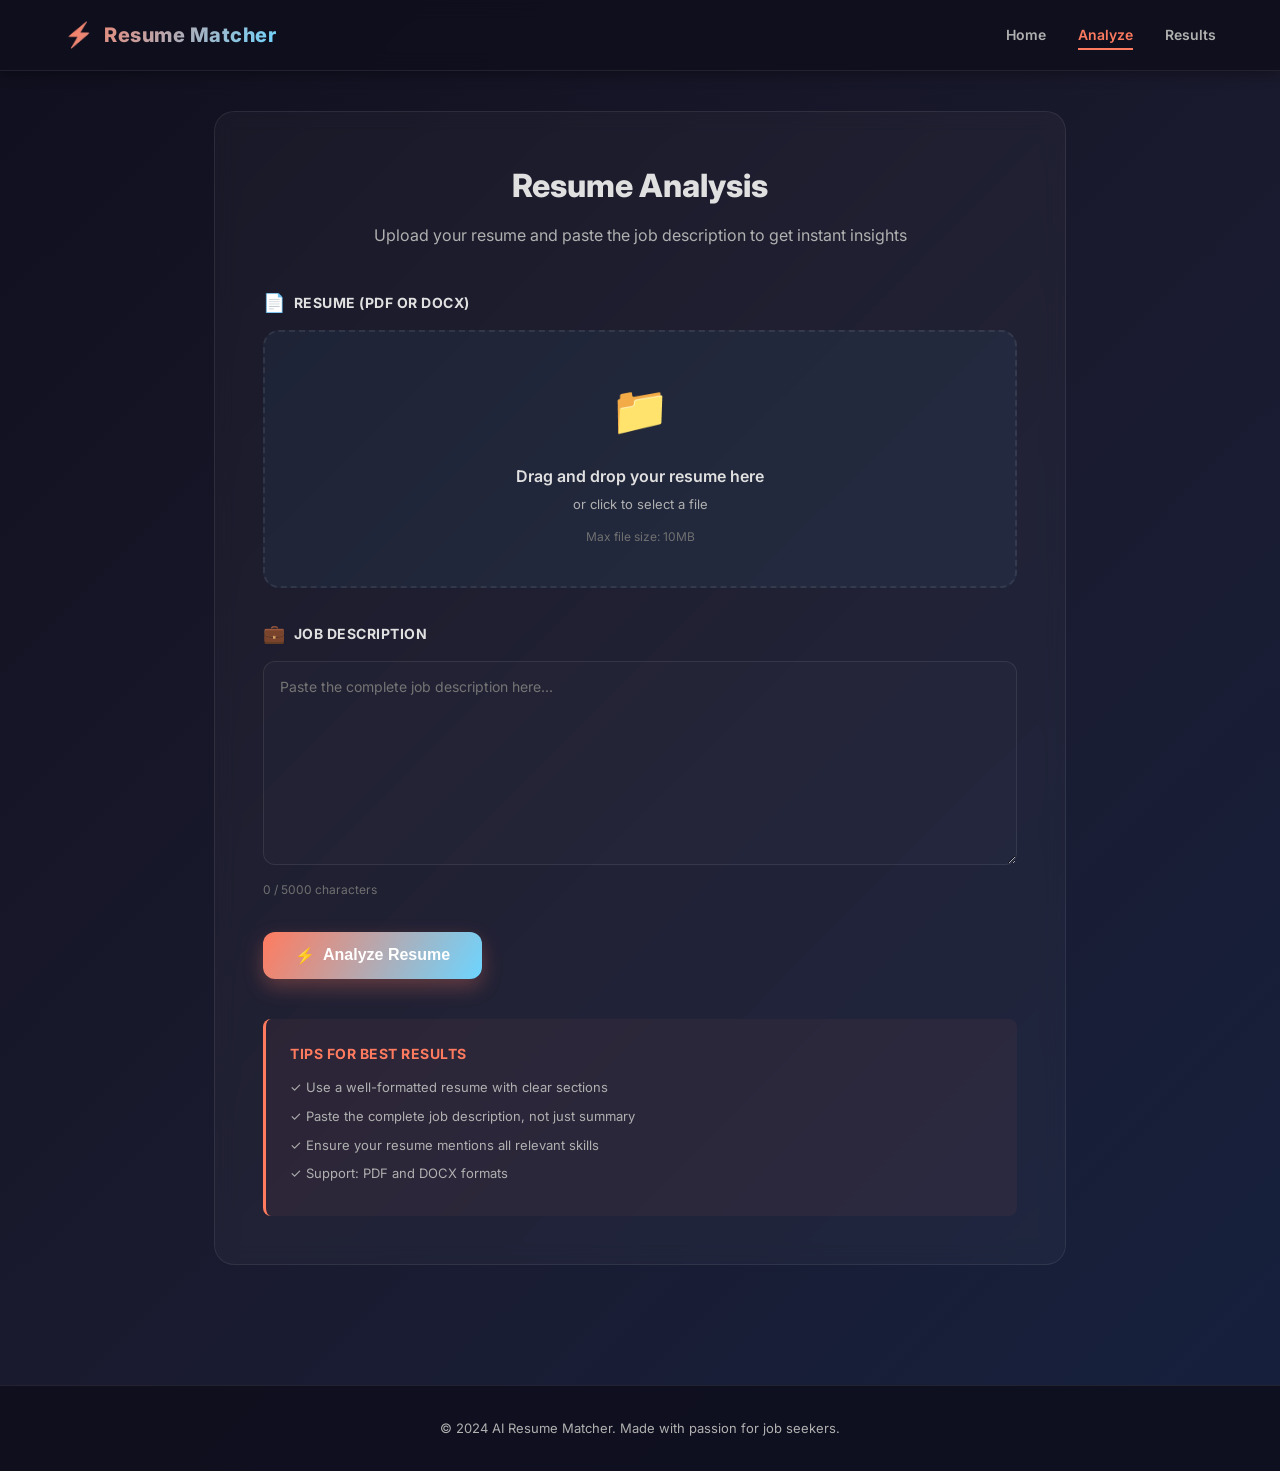
<file: AI-Resume-matcher/frontend/upload.html>
<!DOCTYPE html>
<html lang="en">
<head>
  <meta charset="UTF-8">
  <meta name="viewport" content="width=device-width, initial-scale=1.0">
  <title>Analyze Resume | AI Resume Matcher</title>
  <link rel="stylesheet" href="css/style.css">
  <link rel="stylesheet" href="css/animations.css">
  <link rel="preconnect" href="https://fonts.googleapis.com">
  <link rel="preconnect" href="https://fonts.gstatic.com" crossorigin>
  <link href="https://fonts.googleapis.com/css2?family=Inter:wght@400;500;600;700;800&display=swap" rel="stylesheet">
  <script src="https://cdnjs.cloudflare.com/ajax/libs/gsap/3.12.5/gsap.min.js"></script>
</head>
<body>
  <header class="navbar">
    <div class="navbar-container">
      <div class="logo">
        <span class="logo-icon">⚡</span>
        <span class="logo-text">Resume Matcher</span>
      </div>
      <nav class="nav-menu">
        <a href="index.html" class="nav-link">Home</a>
        <a href="upload.html" class="nav-link active">Analyze</a>
        <a href="result.html" class="nav-link">Results</a>
      </nav>
    </div>
  </header>

  <main class="upload-container">
    <div class="upload-form-wrapper fade-in-up">
      <div class="form-header">
        <h1>Resume Analysis</h1>
        <p>Upload your resume and paste the job description to get instant insights</p>
      </div>

      <form class="upload-form" id="analyzeForm">
        <!-- Resume Upload Section -->
        <div class="form-group">
          <label for="resumeFile" class="form-label">
            <span class="label-icon">📄</span>
            Resume (PDF or DOCX)
          </label>
          <div class="upload-drop-zone" id="dropZone">
            <input type="file" id="resumeFile" accept=".pdf,.docx,.doc" style="display: none;" />
            <div class="drop-content">
              <div class="drop-icon">📁</div>
              <p class="drop-text">Drag and drop your resume here</p>
              <p class="drop-subtext">or click to select a file</p>
              <p class="drop-hint">Max file size: 10MB</p>
            </div>
          </div>
          <div id="fileStatus" class="file-status"></div>
        </div>

        <!-- Job Description Section -->
        <div class="form-group">
          <label for="jobDescription" class="form-label">
            <span class="label-icon">💼</span>
            Job Description
          </label>
          <textarea 
            id="jobDescription" 
            class="form-textarea"
            placeholder="Paste the complete job description here..."
            rows="10"
          ></textarea>
          <div class="textarea-hint">
            <span id="charCount">0</span> / 5000 characters
          </div>
        </div>

        <!-- Submit Button -->
        <div class="form-actions">
          <button type="submit" class="btn btn-primary btn-large" id="analyzeBtn">
            <span class="btn-icon">⚡</span>
            Analyze Resume
          </button>
          <span id="status" class="status-message"></span>
        </div>

        <!-- Progress Indicator -->
        <div id="progressContainer" class="progress-container" style="display: none;">
          <div class="progress-bar">
            <div class="progress-fill"></div>
          </div>
          <p class="progress-text">Analyzing your resume...</p>
        </div>
      </form>

      <!-- Tips Section -->
      <div class="tips-section">
        <h3>Tips for Best Results</h3>
        <ul class="tips-list">
          <li>✓ Use a well-formatted resume with clear sections</li>
          <li>✓ Paste the complete job description, not just summary</li>
          <li>✓ Ensure your resume mentions all relevant skills</li>
          <li>✓ Support: PDF and DOCX formats</li>
        </ul>
      </div>
    </div>
  </main>

  <footer class="footer">
    <p>&copy; 2024 AI Resume Matcher. Made with passion for job seekers.</p>
  </footer>

  <script src="js/upload.js"></script>
</body>
</html>
</file>
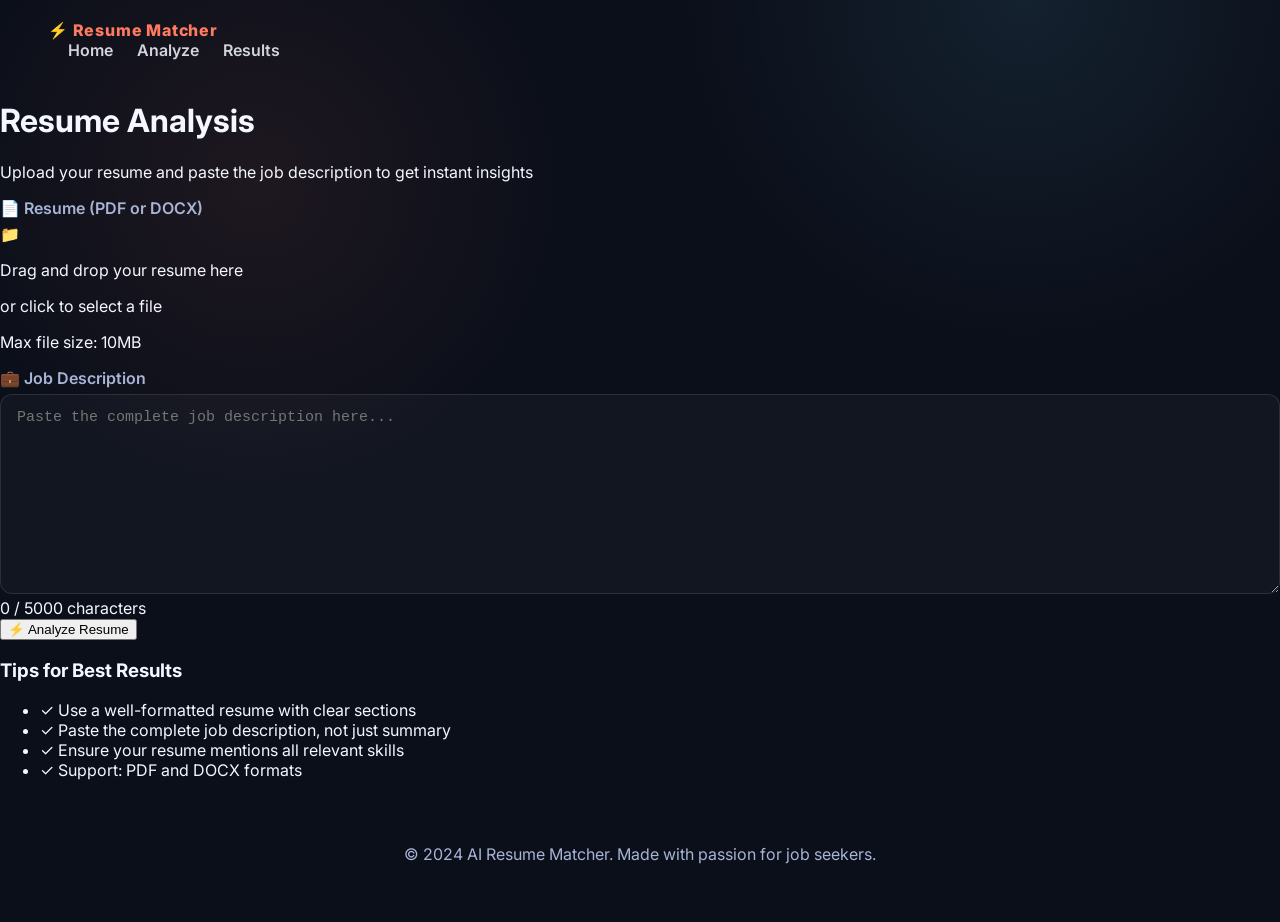
<file: AI-Resume-matcher/src/main/resources/static/upload.html>
<!DOCTYPE html>
<html lang="en">
<head>
  <meta charset="UTF-8">
  <meta name="viewport" content="width=device-width, initial-scale=1.0">
  <title>Analyze Resume | AI Resume Matcher</title>
  <link rel="stylesheet" href="css/style.css">
  <link rel="stylesheet" href="css/animations.css">
  <link rel="preconnect" href="https://fonts.googleapis.com">
  <link rel="preconnect" href="https://fonts.gstatic.com" crossorigin>
  <link href="https://fonts.googleapis.com/css2?family=Inter:wght@400;500;600;700;800&display=swap" rel="stylesheet">
  <script src="https://cdnjs.cloudflare.com/ajax/libs/gsap/3.12.5/gsap.min.js"></script>
</head>
<body>
  <header class="navbar">
    <div class="navbar-container">
      <div class="logo">
        <span class="logo-icon">⚡</span>
        <span class="logo-text">Resume Matcher</span>
      </div>
      <nav class="nav-menu">
        <a href="index.html" class="nav-link">Home</a>
        <a href="upload.html" class="nav-link active">Analyze</a>
        <a href="result.html" class="nav-link">Results</a>
      </nav>
    </div>
  </header>

  <main class="upload-container">
    <div class="upload-form-wrapper fade-in-up">
      <div class="form-header">
        <h1>Resume Analysis</h1>
        <p>Upload your resume and paste the job description to get instant insights</p>
      </div>

      <form class="upload-form" id="analyzeForm">
        <!-- Resume Upload Section -->
        <div class="form-group">
          <label for="resumeFile" class="form-label">
            <span class="label-icon">📄</span>
            Resume (PDF or DOCX)
          </label>
          <div class="upload-drop-zone" id="dropZone">
            <input type="file" id="resumeFile" accept=".pdf,.docx,.doc" style="display: none;" />
            <div class="drop-content">
              <div class="drop-icon">📁</div>
              <p class="drop-text">Drag and drop your resume here</p>
              <p class="drop-subtext">or click to select a file</p>
              <p class="drop-hint">Max file size: 10MB</p>
            </div>
          </div>
          <div id="fileStatus" class="file-status"></div>
        </div>

        <!-- Job Description Section -->
        <div class="form-group">
          <label for="jobDescription" class="form-label">
            <span class="label-icon">💼</span>
            Job Description
          </label>
          <textarea 
            id="jobDescription" 
            class="form-textarea"
            placeholder="Paste the complete job description here..."
            rows="10"
          ></textarea>
          <div class="textarea-hint">
            <span id="charCount">0</span> / 5000 characters
          </div>
        </div>

        <!-- Submit Button -->
        <div class="form-actions">
          <button type="button" class="btn btn-primary btn-large" id="analyzeBtn">
            <span class="btn-icon">⚡</span>
            Analyze Resume
          </button>
          <span id="status" class="status-message"></span>
        </div>

        <!-- Progress Indicator -->
        <div id="progressContainer" class="progress-container" style="display: none;">
          <div class="progress-bar">
            <div class="progress-fill"></div>
          </div>
          <p class="progress-text">Analyzing your resume...</p>
        </div>
      </form>

      <!-- Tips Section -->
      <div class="tips-section">
        <h3>Tips for Best Results</h3>
        <ul class="tips-list">
          <li>✓ Use a well-formatted resume with clear sections</li>
          <li>✓ Paste the complete job description, not just summary</li>
          <li>✓ Ensure your resume mentions all relevant skills</li>
          <li>✓ Support: PDF and DOCX formats</li>
        </ul>
      </div>
    </div>
  </main>

  <footer class="footer">
    <p>&copy; 2024 AI Resume Matcher. Made with passion for job seekers.</p>
  </footer>

  <script src="js/upload.js"></script>
</body>
</html>
</file>
<file: AI-Resume-matcher/frontend/css/style.css>
:root {
  --bg-primary: #0f0f1e;
  --bg-secondary: #1a1a2e;
  --bg-tertiary: #16213e;
  --text-primary: #e0e0e0;
  --text-secondary: #b0b0b0;
  --text-muted: #707070;
  --accent-primary: #ff7b5f;
  --accent-secondary: #6dd5ff;
  --accent-success: #66f0a7;
  --accent-danger: #ff5f6d;
  --accent-warning: #ffd700;
  --border-color: rgba(255, 255, 255, 0.08);
  --shadow-sm: 0 2px 8px rgba(0, 0, 0, 0.15);
  --shadow-md: 0 8px 24px rgba(0, 0, 0, 0.25);
  --shadow-lg: 0 16px 48px rgba(0, 0, 0, 0.35);
  --gradient-primary: linear-gradient(120deg, #ff7b5f, #6dd5ff);
  --gradient-dark: linear-gradient(135deg, #0f0f1e, #1a1a2e);
  --transition: all 0.3s cubic-bezier(0.4, 0, 0.2, 1);
}

* {
  margin: 0;
  padding: 0;
  box-sizing: border-box;
}

html {
  scroll-behavior: smooth;
}

body {
  font-family: 'Inter', -apple-system, BlinkMacSystemFont, 'Segoe UI', Roboto, sans-serif;
  background: linear-gradient(135deg, #0f0f1e 0%, #1a1a2e 50%, #16213e 100%);
  color: var(--text-primary);
  line-height: 1.6;
  min-height: 100vh;
  overflow-x: hidden;
}

/* ==================== HEADER / NAVBAR ==================== */
.navbar {
  position: sticky;
  top: 0;
  z-index: 1000;
  background: rgba(15, 15, 30, 0.95);
  backdrop-filter: blur(10px);
  border-bottom: 1px solid var(--border-color);
  box-shadow: 0 4px 12px rgba(0, 0, 0, 0.3);
}

.navbar-container {
  max-width: 1200px;
  margin: 0 auto;
  padding: 0 24px;
  display: flex;
  align-items: center;
  justify-content: space-between;
  height: 70px;
}

.logo {
  display: flex;
  align-items: center;
  gap: 10px;
  font-size: 20px;
  font-weight: 800;
  background: var(--gradient-primary);
  -webkit-background-clip: text;
  -webkit-text-fill-color: transparent;
  background-clip: text;
  text-decoration: none;
  cursor: pointer;
  transition: var(--transition);
}

.logo:hover {
  transform: scale(1.05);
}

.logo-icon {
  font-size: 24px;
}

.logo-text {
  letter-spacing: 0.5px;
}

.nav-menu {
  display: flex;
  gap: 32px;
  align-items: center;
}

.nav-link {
  color: var(--text-secondary);
  text-decoration: none;
  font-weight: 600;
  font-size: 14px;
  transition: var(--transition);
  position: relative;
}

.nav-link::after {
  content: '';
  position: absolute;
  bottom: -4px;
  left: 0;
  width: 0;
  height: 2px;
  background: var(--accent-primary);
  transition: width 0.3s ease;
}

.nav-link:hover,
.nav-link.active {
  color: var(--accent-primary);
}

.nav-link.active::after {
  width: 100%;
}

/* ==================== BUTTONS ==================== */
.btn {
  display: inline-flex;
  align-items: center;
  justify-content: center;
  gap: 8px;
  padding: 12px 24px;
  border: none;
  border-radius: 12px;
  font-size: 14px;
  font-weight: 600;
  cursor: pointer;
  transition: var(--transition);
  text-decoration: none;
  white-space: nowrap;
}

.btn-primary {
  background: var(--gradient-primary);
  color: white;
  box-shadow: 0 8px 20px rgba(255, 123, 95, 0.3);
}

.btn-primary:hover {
  transform: translateY(-2px);
  box-shadow: 0 12px 28px rgba(255, 123, 95, 0.4);
}

.btn-primary:active {
  transform: translateY(0);
}

.btn-secondary {
  background: transparent;
  color: var(--text-primary);
  border: 1.5px solid var(--border-color);
}

.btn-secondary:hover {
  background: rgba(255, 255, 255, 0.05);
  border-color: var(--accent-primary);
  color: var(--accent-primary);
}

.btn-large {
  padding: 14px 32px;
  font-size: 16px;
}

.btn-icon {
  font-size: 16px;
}

/* ==================== HERO SECTION ==================== */
.hero {
  max-width: 1200px;
  margin: 0 auto;
  padding: 80px 24px;
  display: grid;
  grid-template-columns: 1fr 1fr;
  gap: 48px;
  align-items: center;
}

.hero-content h1 {
  font-size: 56px;
  font-weight: 800;
  line-height: 1.2;
  margin-bottom: 16px;
  background: var(--gradient-primary);
  -webkit-background-clip: text;
  -webkit-text-fill-color: transparent;
  background-clip: text;
}

.hero-title {
  font-size: 48px;
  font-weight: 800;
  margin-bottom: 16px;
  background: var(--gradient-primary);
  -webkit-background-clip: text;
  -webkit-text-fill-color: transparent;
  background-clip: text;
}

.hero-subtitle {
  font-size: 18px;
  color: var(--text-secondary);
  margin-bottom: 24px;
  line-height: 1.6;
}

.cta-buttons {
  display: flex;
  gap: 16px;
  flex-wrap: wrap;
  margin-bottom: 32px;
}

.hero-stats {
  display: grid;
  grid-template-columns: repeat(3, 1fr);
  gap: 16px;
}

.stat-card {
  background: rgba(255, 255, 255, 0.03);
  border: 1px solid var(--border-color);
  border-radius: 12px;
  padding: 20px;
  text-align: center;
  backdrop-filter: blur(10px);
  transition: var(--transition);
}

.stat-card:hover {
  background: rgba(255, 255, 255, 0.05);
  border-color: var(--accent-primary);
  transform: translateY(-4px);
}

.stat-number {
  display: block;
  font-size: 32px;
  font-weight: 800;
  color: var(--accent-primary);
  margin-bottom: 8px;
}

.stat-number span {
  font-size: 20px;
  color: var(--accent-secondary);
}

.stat-label {
  font-size: 12px;
  color: var(--text-secondary);
  text-transform: uppercase;
  letter-spacing: 1px;
}

/* ==================== SECTIONS ==================== */
.section-title {
  font-size: 36px;
  font-weight: 800;
  text-align: center;
  margin-bottom: 48px;
  background: var(--gradient-primary);
  -webkit-background-clip: text;
  -webkit-text-fill-color: transparent;
  background-clip: text;
}

.features {
  max-width: 1200px;
  margin: 0 auto;
  padding: 80px 24px;
}

.features-grid {
  display: grid;
  grid-template-columns: repeat(auto-fit, minmax(280px, 1fr));
  gap: 24px;
}

.feature-card {
  background: rgba(255, 255, 255, 0.03);
  border: 1px solid var(--border-color);
  border-radius: 16px;
  padding: 32px;
  text-align: center;
  transition: var(--transition);
  cursor: pointer;
}

.feature-card:hover {
  background: rgba(255, 255, 255, 0.06);
  border-color: var(--accent-primary);
  transform: translateY(-8px);
}

.feature-number {
  display: inline-flex;
  align-items: center;
  justify-content: center;
  width: 50px;
  height: 50px;
  border-radius: 50%;
  background: var(--gradient-primary);
  color: white;
  font-size: 24px;
  font-weight: 800;
  margin-bottom: 16px;
}

.feature-card h3 {
  font-size: 20px;
  font-weight: 700;
  margin-bottom: 12px;
}

.feature-card p {
  color: var(--text-secondary);
  font-size: 14px;
}

/* ==================== PREVIEW SECTION ==================== */
.preview {
  max-width: 1200px;
  margin: 0 auto;
  padding: 80px 24px;
}

.preview-content {
  background: linear-gradient(135deg, rgba(255, 123, 95, 0.1), rgba(109, 213, 255, 0.1));
  border: 1px solid var(--border-color);
  border-radius: 20px;
  padding: 48px;
}

.preview-grid {
  display: grid;
  grid-template-columns: repeat(auto-fit, minmax(300px, 1fr));
  gap: 24px;
}

.preview-card {
  background: rgba(255, 255, 255, 0.02);
  border: 1px solid var(--border-color);
  border-radius: 16px;
  padding: 24px;
  text-align: center;
}

.preview-card h4 {
  font-size: 16px;
  font-weight: 700;
  margin-bottom: 16px;
  color: var(--accent-primary);
}

.preview-chart {
  display: flex;
  justify-content: center;
  margin: 20px 0;
}

.preview-skills,
.preview-suggestions {
  text-align: left;
}

.skill-item {
  padding: 8px 12px;
  margin: 6px 0;
  border-radius: 8px;
  font-size: 13px;
  font-weight: 600;
}

.skill-item.matched {
  background: rgba(102, 240, 167, 0.1);
  color: var(--accent-success);
}

.skill-item.missing {
  background: rgba(255, 95, 109, 0.1);
  color: var(--accent-danger);
}

.suggestion-item {
  padding: 10px;
  margin: 8px 0;
  border-left: 3px solid var(--accent-primary);
  background: rgba(255, 123, 95, 0.05);
  font-size: 13px;
}

.preview-text {
  margin-top: 12px;
  font-size: 12px;
  color: var(--text-secondary);
}

/* ==================== CTA SECTION ==================== */
.cta-section {
  max-width: 800px;
  margin: 80px auto;
  padding: 60px 24px;
  text-align: center;
  background: linear-gradient(135deg, rgba(255, 123, 95, 0.15), rgba(109, 213, 255, 0.15));
  border: 1px solid var(--border-color);
  border-radius: 20px;
}

.cta-section h2 {
  font-size: 32px;
  font-weight: 800;
  margin-bottom: 12px;
  background: var(--gradient-primary);
  -webkit-background-clip: text;
  -webkit-text-fill-color: transparent;
  background-clip: text;
}

.cta-section p {
  font-size: 16px;
  color: var(--text-secondary);
  margin-bottom: 24px;
}

/* ==================== UPLOAD PAGE ==================== */
.upload-container {
  max-width: 900px;
  margin: 0 auto;
  padding: 40px 24px;
}

.upload-form-wrapper {
  background: rgba(255, 255, 255, 0.03);
  border: 1px solid var(--border-color);
  border-radius: 20px;
  padding: 48px;
  backdrop-filter: blur(10px);
}

.form-header {
  text-align: center;
  margin-bottom: 40px;
}

.form-header h1 {
  font-size: 32px;
  font-weight: 800;
  margin-bottom: 12px;
}

.form-header p {
  color: var(--text-secondary);
  font-size: 16px;
}

.form-group {
  margin-bottom: 32px;
}

.form-label {
  display: flex;
  align-items: center;
  gap: 8px;
  font-size: 14px;
  font-weight: 700;
  margin-bottom: 12px;
  color: var(--text-primary);
  text-transform: uppercase;
  letter-spacing: 0.5px;
}

.label-icon {
  font-size: 18px;
}

.upload-drop-zone {
  border: 2px dashed var(--border-color);
  border-radius: 16px;
  padding: 40px 24px;
  text-align: center;
  background: rgba(109, 213, 255, 0.05);
  cursor: pointer;
  transition: var(--transition);
}

.upload-drop-zone:hover,
.upload-drop-zone.active {
  border-color: var(--accent-primary);
  background: rgba(255, 123, 95, 0.08);
}

.drop-icon {
  font-size: 48px;
  margin-bottom: 16px;
}

.drop-text {
  font-size: 16px;
  font-weight: 600;
  color: var(--text-primary);
  margin-bottom: 4px;
}

.drop-subtext {
  font-size: 13px;
  color: var(--text-secondary);
  margin-bottom: 12px;
}

.drop-hint {
  font-size: 12px;
  color: var(--text-muted);
}

.file-status {
  margin-top: 12px;
  font-size: 13px;
  color: var(--accent-success);
}

.file-status.error {
  color: var(--accent-danger);
}

.form-textarea {
  width: 100%;
  padding: 16px;
  border: 1px solid var(--border-color);
  border-radius: 12px;
  background: rgba(255, 255, 255, 0.02);
  color: var(--text-primary);
  font-family: 'Inter', sans-serif;
  font-size: 14px;
  resize: vertical;
  transition: var(--transition);
}

.form-textarea:focus {
  outline: none;
  border-color: var(--accent-primary);
  background: rgba(255, 255, 255, 0.04);
  box-shadow: 0 0 0 3px rgba(255, 123, 95, 0.1);
}

.textarea-hint {
  margin-top: 8px;
  font-size: 12px;
  color: var(--text-muted);
}

.form-actions {
  display: flex;
  align-items: center;
  gap: 16px;
  margin-top: 32px;
}

.status-message {
  font-size: 13px;
  padding: 8px 12px;
  border-radius: 8px;
  display: inline-block;
}

.status-message.error {
  background: rgba(255, 95, 109, 0.1);
  color: var(--accent-danger);
}

.status-message.success {
  background: rgba(102, 240, 167, 0.1);
  color: var(--accent-success);
}

.progress-container {
  margin-top: 24px;
}

.progress-bar {
  height: 4px;
  background: rgba(255, 255, 255, 0.1);
  border-radius: 4px;
  overflow: hidden;
}

.progress-fill {
  height: 100%;
  background: var(--gradient-primary);
  animation: progress-animation 2s ease-in-out infinite;
}

@keyframes progress-animation {
  0% { width: 0%; }
  50% { width: 70%; }
  100% { width: 100%; }
}

.progress-text {
  margin-top: 8px;
  font-size: 13px;
  color: var(--text-secondary);
}

.tips-section {
  margin-top: 40px;
  padding: 24px;
  background: rgba(255, 123, 95, 0.05);
  border-left: 3px solid var(--accent-primary);
  border-radius: 8px;
}

.tips-section h3 {
  font-size: 14px;
  font-weight: 700;
  margin-bottom: 12px;
  color: var(--accent-primary);
  text-transform: uppercase;
  letter-spacing: 0.5px;
}

.tips-list {
  list-style: none;
}

.tips-list li {
  font-size: 13px;
  color: var(--text-secondary);
  margin: 8px 0;
}

/* ==================== RESULTS PAGE ==================== */
.results-container {
  max-width: 1200px;
  margin: 0 auto;
  padding: 40px 24px;
}

.no-data-state {
  display: flex;
  align-items: center;
  justify-content: center;
  min-height: 500px;
}

.no-data-content {
  text-align: center;
}

.no-data-icon {
  font-size: 64px;
  margin-bottom: 16px;
}

.no-data-content h2 {
  font-size: 28px;
  font-weight: 800;
  margin-bottom: 12px;
}

.no-data-content p {
  color: var(--text-secondary);
  margin-bottom: 24px;
}

.results-header {
  margin-bottom: 48px;
  text-align: center;
}

.results-header h1 {
  font-size: 36px;
  font-weight: 800;
  margin-bottom: 32px;
}

.main-score-card {
  background: linear-gradient(135deg, rgba(255, 123, 95, 0.1), rgba(109, 213, 255, 0.1));
  border: 1px solid var(--border-color);
  border-radius: 20px;
  padding: 40px;
  display: grid;
  grid-template-columns: 250px 1fr;
  gap: 40px;
  align-items: center;
}

.score-circle {
  position: relative;
  width: 250px;
  height: 250px;
}

.gauge-chart {
  width: 100%;
  height: 100%;
}

.score-text {
  position: absolute;
  top: 50%;
  left: 50%;
  transform: translate(-50%, -50%);
  text-align: center;
}

.score-number {
  display: block;
  font-size: 48px;
  font-weight: 800;
  background: var(--gradient-primary);
  -webkit-background-clip: text;
  -webkit-text-fill-color: transparent;
  background-clip: text;
}

.score-label {
  display: block;
  font-size: 12px;
  color: var(--text-secondary);
  margin-top: 4px;
  text-transform: uppercase;
}

.score-interpretation h3 {
  font-size: 24px;
  font-weight: 700;
  margin-bottom: 8px;
}

.score-interpretation p {
  color: var(--text-secondary);
  font-size: 14px;
}

.results-grid {
  display: grid;
  grid-template-columns: repeat(auto-fit, minmax(300px, 1fr));
  gap: 24px;
  margin-bottom: 40px;
}

.result-card {
  background: rgba(255, 255, 255, 0.03);
  border: 1px solid var(--border-color);
  border-radius: 16px;
  padding: 24px;
  backdrop-filter: blur(10px);
}

.result-card.full-width {
  grid-column: 1 / -1;
}

.card-header {
  display: flex;
  align-items: center;
  justify-content: space-between;
  margin-bottom: 20px;
  padding-bottom: 16px;
  border-bottom: 1px solid var(--border-color);
}

.card-header h2 {
  font-size: 18px;
  font-weight: 700;
}

.badge {
  display: inline-flex;
  align-items: center;
  justify-content: center;
  width: 36px;
  height: 36px;
  border-radius: 50%;
  background: rgba(102, 240, 167, 0.2);
  color: var(--accent-success);
  font-size: 13px;
  font-weight: 700;
}

.badge.badge-danger {
  background: rgba(255, 95, 109, 0.2);
  color: var(--accent-danger);
}

.skills-list,
.recommendations-list {
  list-style: none;
}

.skills-list li,
.recommendations-list li {
  padding: 10px;
  margin-bottom: 8px;
  border-radius: 8px;
  font-size: 13px;
  background: rgba(255, 255, 255, 0.02);
  border: 1px solid transparent;
  transition: var(--transition);
}

.skills-list li:hover,
.recommendations-list li:hover {
  background: rgba(255, 255, 255, 0.05);
  border-color: var(--border-color);
}

.skills-list li.placeholder,
.recommendations-list li.placeholder {
  color: var(--text-muted);
  font-style: italic;
}

.skills-list li.missing {
  border-left: 3px solid var(--accent-danger);
  background: rgba(255, 95, 109, 0.08);
}

.radar-container {
  display: flex;
  justify-content: center;
  padding: 20px 0;
}

.radar-chart {
  max-width: 400px;
  max-height: 400px;
}

.recommendations-list li {
  border-left: 3px solid var(--accent-primary);
  padding-left: 16px;
  background: rgba(255, 123, 95, 0.05);
}

.results-actions {
  display: flex;
  gap: 16px;
  justify-content: center;
  flex-wrap: wrap;
  padding: 24px;
  border-top: 1px solid var(--border-color);
}

/* ==================== FOOTER ==================== */
.footer {
  background: rgba(15, 15, 30, 0.95);
  border-top: 1px solid var(--border-color);
  padding: 32px 24px;
  text-align: center;
  margin-top: 80px;
}

.footer-content {
  max-width: 1200px;
  margin: 0 auto;
}

.footer p {
  font-size: 13px;
  color: var(--text-secondary);
}

/* ==================== RESPONSIVE ==================== */
@media (max-width: 768px) {
  .hero {
    grid-template-columns: 1fr;
    padding: 60px 24px;
    gap: 40px;
  }

  .hero-title {
    font-size: 36px;
  }

  .hero-stats {
    grid-template-columns: 1fr;
  }

  .nav-menu {
    gap: 16px;
  }

  .main-score-card {
    grid-template-columns: 1fr;
    gap: 24px;
  }

  .score-circle {
    width: 200px;
    height: 200px;
    margin: 0 auto;
  }

  .results-grid {
    grid-template-columns: 1fr;
  }

  .upload-form-wrapper {
    padding: 32px 20px;
  }

  .features-grid,
  .preview-grid {
    grid-template-columns: 1fr;
  }
}

@media (max-width: 480px) {
  .navbar-container {
    padding: 0 16px;
  }

  .nav-menu {
    gap: 12px;
    font-size: 12px;
  }

  .hero-title {
    font-size: 28px;
  }

  .cta-buttons {
    flex-direction: column;
  }

  .btn {
    width: 100%;
    justify-content: center;
  }

  .upload-drop-zone {
    padding: 30px 16px;
  }

  .form-actions {
    flex-direction: column;
  }

  .form-textarea {
    min-height: 150px;
  }
}
</file>
<file: AI-Resume-matcher/frontend/css/animations.css>
/* Fade In Up Animation */
@keyframes fadeInUp {
  from {
    opacity: 0;
    transform: translateY(30px);
  }
  to {
    opacity: 1;
    transform: translateY(0);
  }
}

.fade-in-up {
  opacity: 0;
  transform: translateY(30px);
  animation: fadeInUp 0.8s cubic-bezier(0.4, 0, 0.2, 1) forwards;
}

/* Staggered Animation */
.fade-in-up:nth-child(1) { animation-delay: 0.1s; }
.fade-in-up:nth-child(2) { animation-delay: 0.2s; }
.fade-in-up:nth-child(3) { animation-delay: 0.3s; }
.fade-in-up:nth-child(4) { animation-delay: 0.4s; }
.fade-in-up:nth-child(5) { animation-delay: 0.5s; }

/* Fade In Animation */
@keyframes fadeIn {
  from { opacity: 0; }
  to { opacity: 1; }
}

.fade-in {
  animation: fadeIn 0.6s ease-out forwards;
}

/* Slide In from Left */
@keyframes slideInLeft {
  from {
    opacity: 0;
    transform: translateX(-50px);
  }
  to {
    opacity: 1;
    transform: translateX(0);
  }
}

.slide-in-left {
  animation: slideInLeft 0.8s cubic-bezier(0.4, 0, 0.2, 1) forwards;
}

/* Slide In from Right */
@keyframes slideInRight {
  from {
    opacity: 0;
    transform: translateX(50px);
  }
  to {
    opacity: 1;
    transform: translateX(0);
  }
}

.slide-in-right {
  animation: slideInRight 0.8s cubic-bezier(0.4, 0, 0.2, 1) forwards;
}

/* Scale In Animation */
@keyframes scaleIn {
  from {
    opacity: 0;
    transform: scale(0.95);
  }
  to {
    opacity: 1;
    transform: scale(1);
  }
}

.scale-in {
  animation: scaleIn 0.6s cubic-bezier(0.4, 0, 0.2, 1) forwards;
}

/* Pulse Animation */
@keyframes pulse {
  0%, 100% { opacity: 1; }
  50% { opacity: 0.5; }
}

.pulse {
  animation: pulse 2s cubic-bezier(0.4, 0, 0.6, 1) infinite;
}

/* Glow Animation */
@keyframes glow {
  0%, 100% {
    box-shadow: 0 0 5px rgba(255, 123, 95, 0.5);
  }
  50% {
    box-shadow: 0 0 20px rgba(255, 123, 95, 0.8);
  }
}

.glow {
  animation: glow 2s ease-in-out infinite;
}

/* Bounce Animation */
@keyframes bounce {
  0%, 100% { transform: translateY(0); }
  50% { transform: translateY(-10px); }
}

.bounce {
  animation: bounce 1s cubic-bezier(0.68, -0.55, 0.265, 1.55) infinite;
}

/* Shimmer Animation */
@keyframes shimmer {
  0% { background-position: -1000px 0; }
  100% { background-position: 1000px 0; }
}

.shimmer {
  background: linear-gradient(90deg, rgba(255, 255, 255, 0.05) 25%, rgba(255, 255, 255, 0.1) 50%, rgba(255, 255, 255, 0.05) 75%);
  background-size: 1000px 100%;
  animation: shimmer 2s infinite;
}

/* Rotate Animation */
@keyframes rotate {
  from { transform: rotate(0deg); }
  to { transform: rotate(360deg); }
}

.rotate {
  animation: rotate 1s linear infinite;
}

/* Spin Animation for loading */
@keyframes spin {
  0% { transform: rotate(0deg); }
  100% { transform: rotate(360deg); }
}

.spin {
  animation: spin 1s linear infinite;
}

/* Floating Animation */
@keyframes float {
  0%, 100% { transform: translateY(0px); }
  50% { transform: translateY(-10px); }
}

.float {
  animation: float 3s ease-in-out infinite;
}

/* Shake Animation */
@keyframes shake {
  0%, 100% { transform: translateX(0); }
  10%, 30%, 50%, 70%, 90% { transform: translateX(-5px); }
  20%, 40%, 60%, 80% { transform: translateX(5px); }
}

.shake {
  animation: shake 0.5s;
}

/* Flicker Animation */
@keyframes flicker {
  0%, 18%, 22%, 25%, 54%, 56%, 100% { opacity: 1; }
  20%, 24%, 55% { opacity: 0.5; }
}

.flicker {
  animation: flicker 4s infinite;
}

/* Gradient Animation */
@keyframes gradient-shift {
  0% { background-position: 0% 50%; }
  50% { background-position: 100% 50%; }
  100% { background-position: 0% 50%; }
}

.gradient-shift {
  background-size: 200% 200%;
  animation: gradient-shift 3s ease infinite;
}

/* Focus Glow Animation */
@keyframes focusGlow {
  0% {
    box-shadow: 0 0 0 0 rgba(255, 123, 95, 0.7);
  }
  70% {
    box-shadow: 0 0 0 10px rgba(255, 123, 95, 0);
  }
  100% {
    box-shadow: 0 0 0 0 rgba(255, 123, 95, 0);
  }
}

.focus-glow {
  animation: focusGlow 2s cubic-bezier(0.4, 0, 0.6, 1) infinite;
}

/* Typing Animation */
@keyframes typing {
  0% { width: 0; }
  100% { width: 100%; }
}

@keyframes blink {
  50% { border-color: transparent; }
}

.typing {
  overflow: hidden;
  border-right: 3px solid rgba(255, 123, 95, 1);
  white-space: nowrap;
  animation: typing 3.5s steps(40, end), blink 0.75s step-end infinite;
}

/* Reveal Animation */
@keyframes reveal {
  0% {
    clip-path: polygon(0 0, 0 0, 0 100%, 0 100%);
  }
  100% {
    clip-path: polygon(0 0, 100% 0, 100% 100%, 0 100%);
  }
}

.reveal {
  animation: reveal 0.6s cubic-bezier(0.77, 0, 0.175, 1) forwards;
}

/* Pop Animation */
@keyframes pop {
  0% {
    opacity: 0;
    transform: scale(0);
  }
  100% {
    opacity: 1;
    transform: scale(1);
  }
}

.pop {
  animation: pop 0.4s cubic-bezier(0.175, 0.885, 0.32, 1.275) forwards;
}

/* Swing Animation */
@keyframes swing {
  0%, 100% { transform: rotateZ(0deg); }
  15% { transform: rotateZ(15deg); }
  30% { transform: rotateZ(-8deg); }
  45% { transform: rotateZ(8deg); }
  60% { transform: rotateZ(-4deg); }
  75% { transform: rotateZ(4deg); }
  85% { transform: rotateZ(-2deg); }
}

.swing {
  transform-origin: center top;
  animation: swing 1s ease-in-out;
}

/* Success Animation */
@keyframes successCheckmark {
  0% {
    stroke-dasharray: 60;
    stroke-dashoffset: 60;
    opacity: 0;
  }
  100% {
    stroke-dasharray: 60;
    stroke-dashoffset: 0;
    opacity: 1;
  }
}

.success-checkmark {
  animation: successCheckmark 0.6s ease-out forwards;
}

/* Attention Seeker */
@keyframes attention {
  0%, 100% { transform: scale(1); }
  10% { transform: scale(0.9); }
  20% { transform: scale(1.1); }
  30% { transform: scale(1); }
}

.attention {
  animation: attention 1s ease-in-out infinite;
}
</file>
<file: AI-Resume-matcher/src/main/resources/static/css/style.css>
:root {
  --bg: #0b0f1a;
  --panel: rgba(255,255,255,0.04);
  --glass: rgba(255,255,255,0.08);
  --accent: #ff7b5f;
  --accent-2: #6dd5ff;
  --text: #f4f7ff;
  --muted: #a7b4d6;
  --danger: #ff5f6d;
  --success: #66f0a7;
}

* { box-sizing: border-box; }
body {
  margin: 0;
  font-family: 'Inter', 'Segoe UI', sans-serif;
  background: radial-gradient(circle at 20% 20%, rgba(255,123,95,0.08), transparent 25%),
              radial-gradient(circle at 80% 0%, rgba(109,213,255,0.09), transparent 25%),
              #0b0f1a;
  color: var(--text);
  min-height: 100vh;
}
header {
  padding: 20px 48px;
  display: flex;
  align-items: center;
  justify-content: space-between;
}
.logo { font-weight: 800; letter-spacing: 0.8px; color: var(--accent); }
nav a { color: var(--text); margin-left: 20px; text-decoration: none; opacity: 0.85; font-weight: 600; }
nav a:hover { color: var(--accent-2); }

.hero {
  display: grid;
  grid-template-columns: repeat(auto-fit, minmax(320px, 1fr));
  gap: 32px;
  align-items: center;
  padding: 48px;
}

.card {
  background: var(--panel);
  border: 1px solid rgba(255,255,255,0.08);
  border-radius: 18px;
  padding: 28px;
  box-shadow: 0 20px 60px rgba(0,0,0,0.35);
  backdrop-filter: blur(10px);
}
.glass { background: var(--glass); }

.button {
  display: inline-block;
  background: linear-gradient(120deg, var(--accent), var(--accent-2));
  color: #0b0f1a;
  padding: 14px 22px;
  border-radius: 12px;
  text-decoration: none;
  font-weight: 800;
  box-shadow: 0 12px 35px rgba(255,123,95,0.25);
  border: none;
  cursor: pointer;
}
.button.secondary { background: transparent; color: var(--text); border: 1px solid rgba(255,255,255,0.12); box-shadow: none; }

.stat-grid { display: grid; grid-template-columns: repeat(auto-fit,minmax(180px,1fr)); gap: 16px; }
.stat { background: var(--glass); padding: 16px; border-radius: 14px; border: 1px solid rgba(255,255,255,0.05); }

.steps { display:grid; grid-template-columns: repeat(auto-fit,minmax(240px,1fr)); gap:18px; padding: 0 48px 32px; }
.step { background: var(--panel); border:1px solid rgba(255,255,255,0.07); border-radius:14px; padding:18px; }

.form-card { max-width: 860px; margin: 24px auto; }
label { display:block; margin:12px 0 6px; color: var(--muted); font-weight:600; }
input, textarea {
  width: 100%;
  padding: 14px 16px;
  background: rgba(255,255,255,0.03);
  border: 1px solid rgba(255,255,255,0.1);
  border-radius: 12px;
  color: var(--text);
  font-size: 15px;
}

.upload-drop {
  border: 1px dashed rgba(255,255,255,0.25);
  padding: 24px;
  text-align: center;
  border-radius: 14px;
  background: rgba(255,255,255,0.03);
}

.grid-3 { display:grid; grid-template-columns: repeat(auto-fit,minmax(300px,1fr)); gap:20px; }
.list { list-style:none; padding:0; margin:0; }
.list li { padding:8px 0; border-bottom:1px solid rgba(255,255,255,0.05); }
.list li.missing { color: var(--danger); }

footer { padding: 32px 48px; color: var(--muted); text-align:center; }

.badge { display:inline-block; padding:6px 10px; border-radius:12px; background: rgba(255,255,255,0.08); color: var(--accent-2); font-weight:700; }

.section-title { padding: 0 48px; margin-top: 12px; color: var(--muted); text-transform: uppercase; letter-spacing: 1px; font-size: 13px; }

@media (max-width: 720px) {
  header { padding: 16px 20px; }
  .hero { padding: 24px; }
  .steps { padding: 0 20px 24px; }
  footer { padding: 24px; }
}
</file>
<file: AI-Resume-matcher/src/main/resources/static/css/animations.css>
.fade-up { opacity:0; transform: translateY(18px); transition: all 0.7s ease; }
.fade-up.show { opacity:1; transform: translateY(0); }

@keyframes pulseGlow {
  0% { box-shadow: 0 0 0px rgba(255,123,95,0.0); }
  50% { box-shadow: 0 0 25px rgba(109,213,255,0.25); }
  100% { box-shadow: 0 0 0px rgba(255,123,95,0.0); }
}
.glow { animation: pulseGlow 5s infinite; }
</file>
